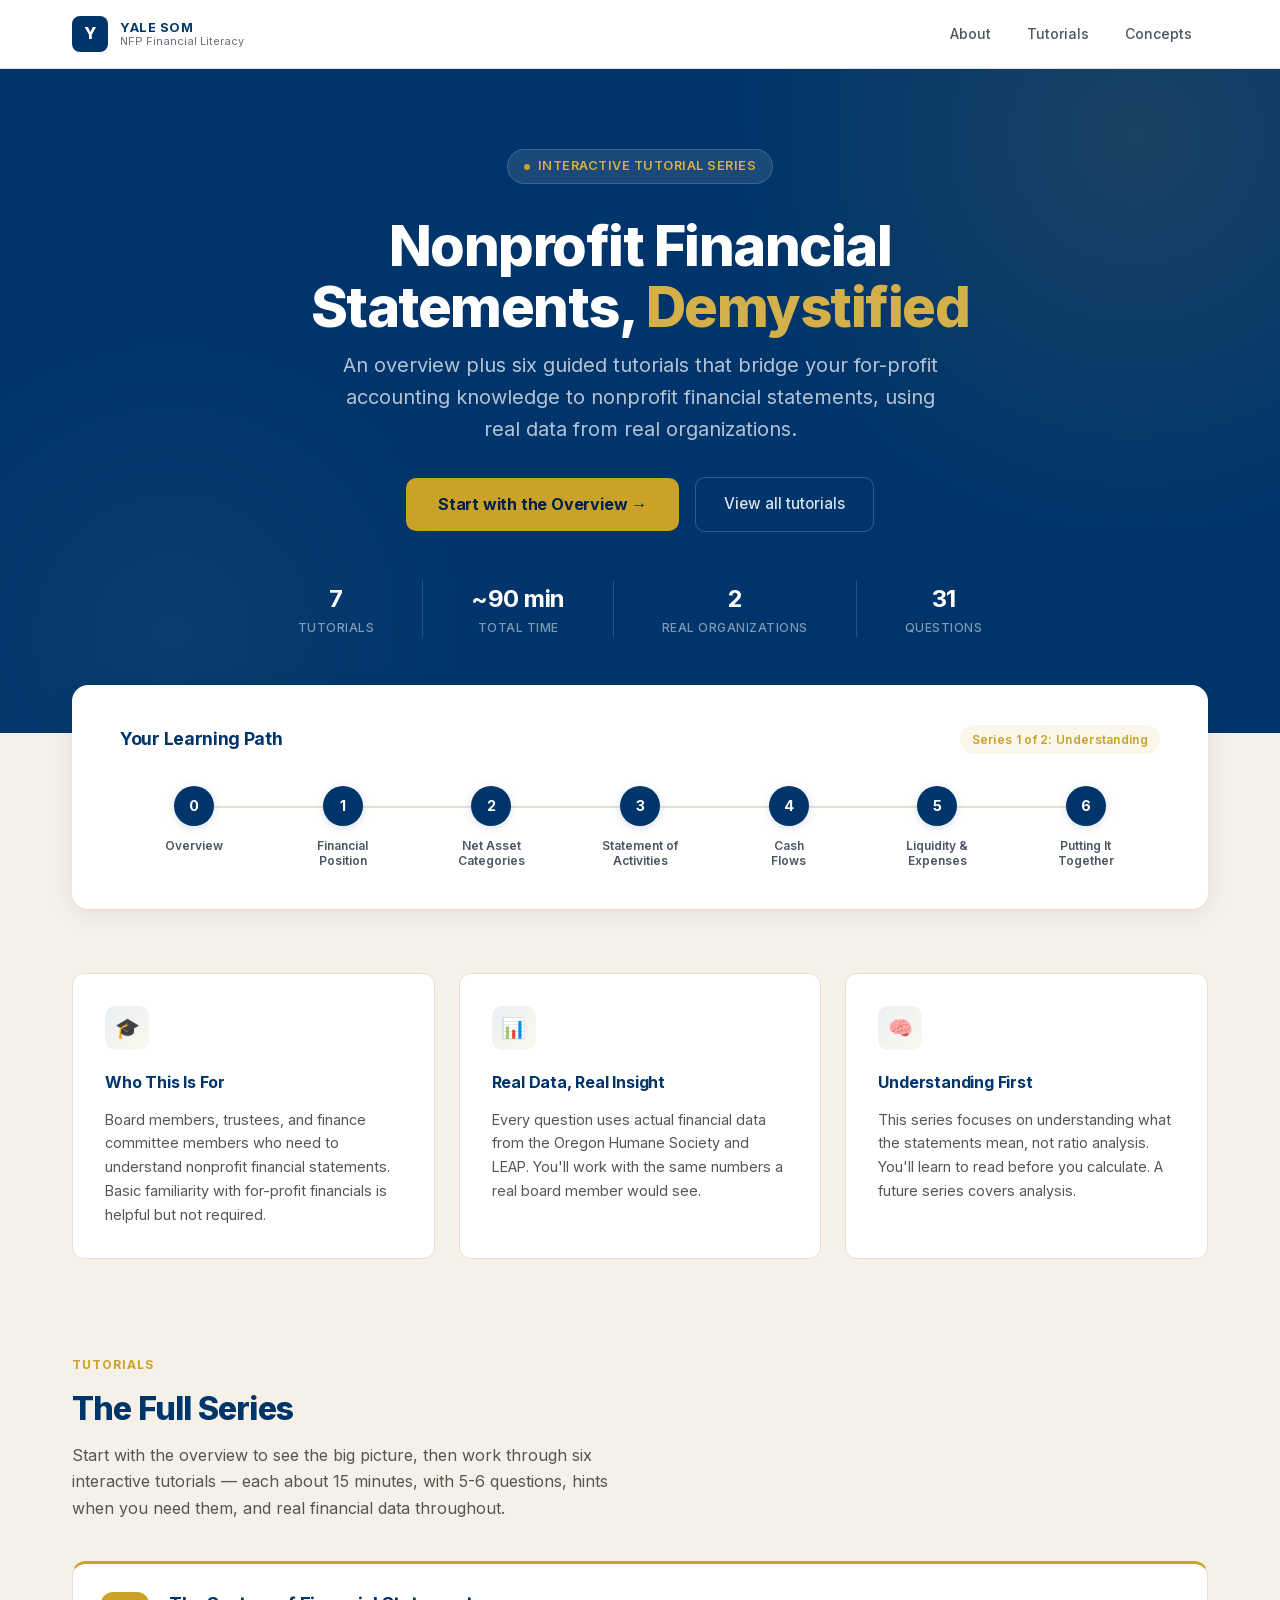
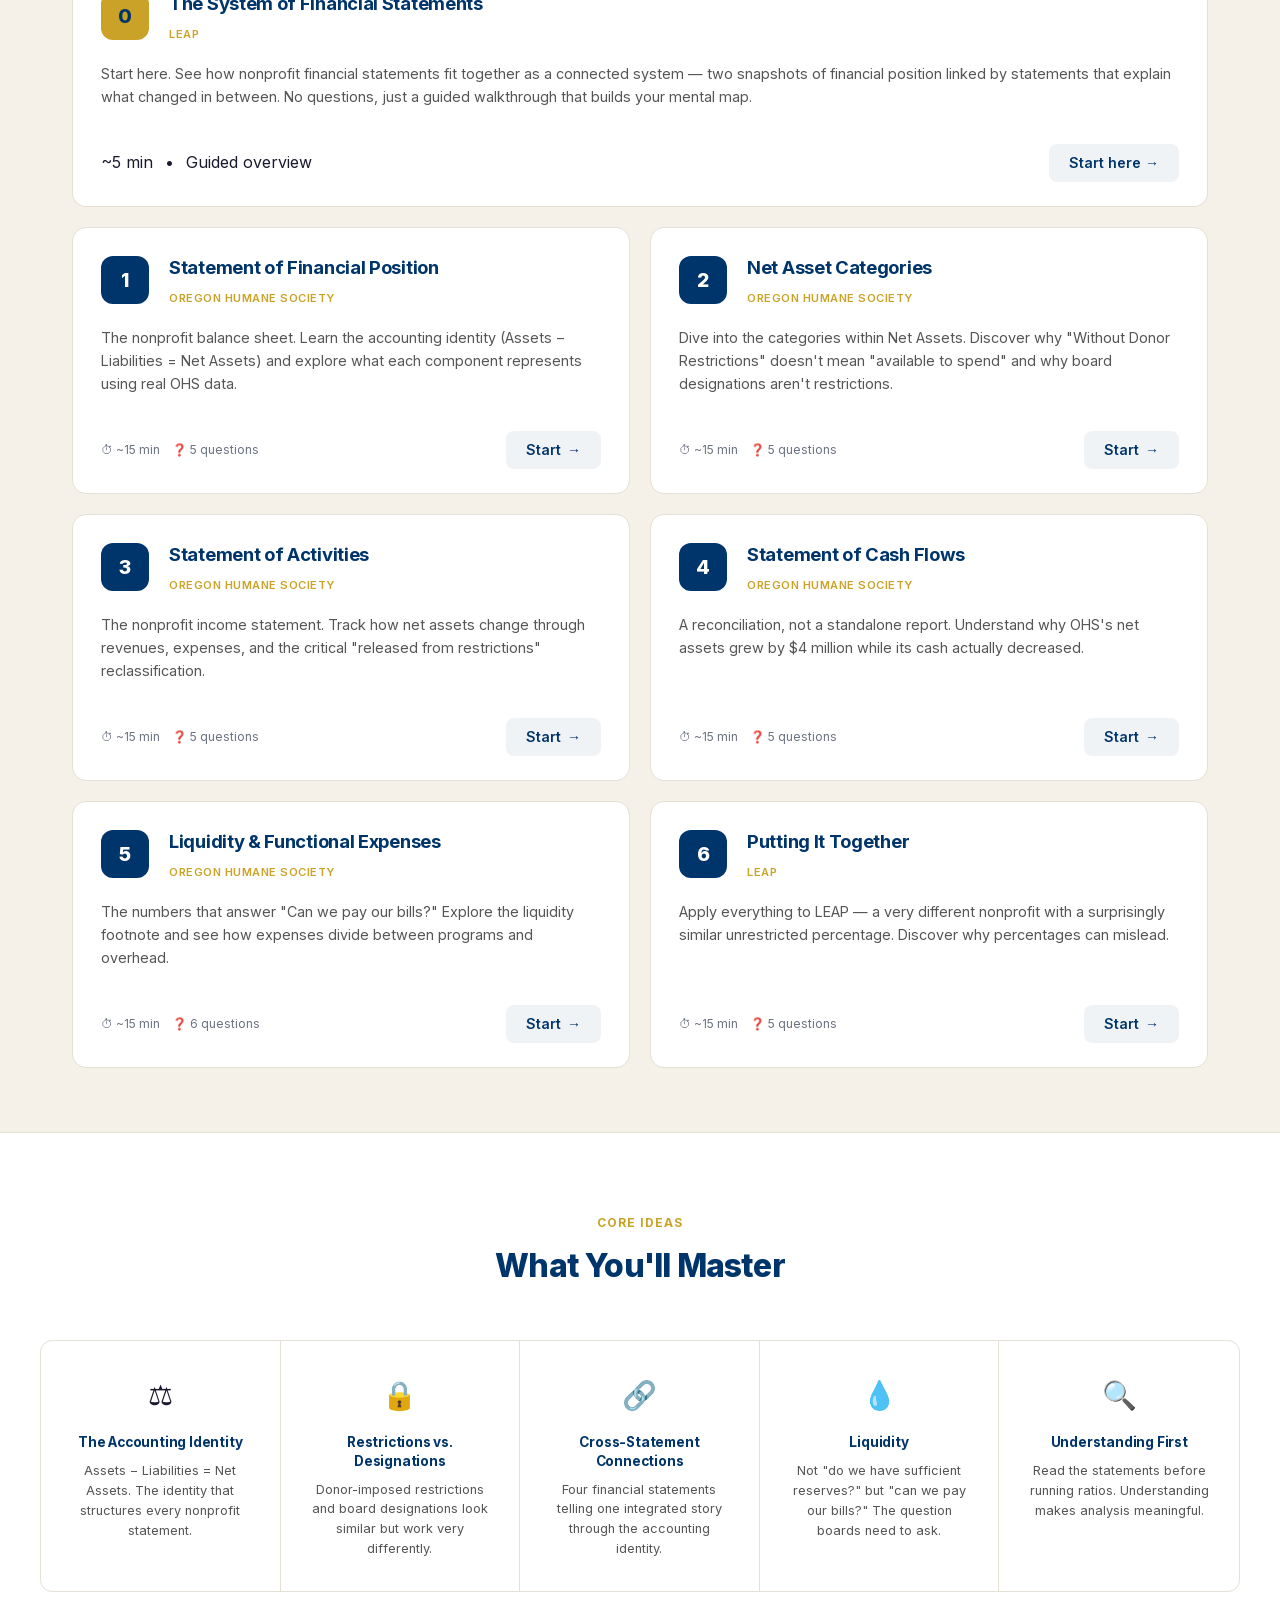
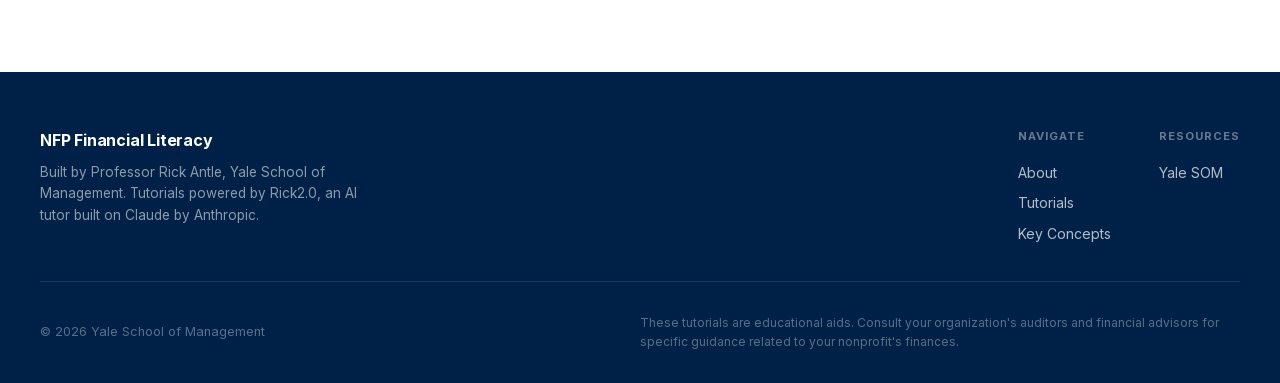
<file: index.html>
<!DOCTYPE html>
<html lang="en">
<head>
    <meta charset="UTF-8">
    <meta name="viewport" content="width=device-width, initial-scale=1.0">
    <title>NFP Financial Literacy - Yale School of Management</title>
    <link href="lib/font-1.css" rel="stylesheet">

    <style>
        /* Reset */
        *, *::before, *::after { margin: 0; padding: 0; box-sizing: border-box; }
        html { scroll-behavior: smooth; }

        :root {
            --yale-blue: #00356b;
            --yale-blue-deep: #002147;
            --yale-gold: #c9a227;
            --yale-gold-light: #d4b04a;
            --sand: #f5f1e8;
            --sand-light: #faf8f3;
            --white: #ffffff;
            --gray-50: #f9fafb;
            --gray-100: #f0ede6;
            --gray-200: #e5e0d5;
            --gray-500: #6b7280;
            --gray-600: #4b5563;
            --gray-700: #374151;
            --dark-text: #1a1a2e;
            --light-text: #555555;
            --success-green: #059669;
        }

        body {
            font-family: 'Inter', -apple-system, BlinkMacSystemFont, 'Segoe UI', sans-serif;
            color: var(--dark-text);
            background-color: var(--sand);
            line-height: 1.6;
            -webkit-font-smoothing: antialiased;
        }

        /* ========== HEADER ========== */
        header {
            background: var(--white);
            border-bottom: 1px solid var(--gray-200);
            padding: 0;
            position: sticky;
            top: 0;
            z-index: 100;
            backdrop-filter: blur(12px);
            background: rgba(255,255,255,0.95);
        }

        .header-inner {
            max-width: 1200px;
            margin: 0 auto;
            padding: 1rem 2rem;
            display: flex;
            justify-content: space-between;
            align-items: center;
        }

        .logo-area {
            display: flex;
            align-items: center;
            gap: 0.75rem;
        }

        .logo-mark {
            width: 36px;
            height: 36px;
            background: var(--yale-blue);
            border-radius: 8px;
            display: flex;
            align-items: center;
            justify-content: center;
            color: var(--white);
            font-weight: 800;
            font-size: 1rem;
            letter-spacing: -0.5px;
        }

        .logo-text-group {
            display: flex;
            flex-direction: column;
            line-height: 1.2;
        }

        .logo-name {
            font-size: 0.8rem;
            font-weight: 700;
            color: var(--yale-blue);
            letter-spacing: 0.5px;
            text-transform: uppercase;
        }

        .logo-sub {
            font-size: 0.7rem;
            color: var(--gray-500);
            font-weight: 400;
        }

        .nav-links {
            display: flex;
            gap: 0.25rem;
            list-style: none;
        }

        .nav-links a {
            font-size: 0.875rem;
            font-weight: 500;
            color: var(--gray-600);
            text-decoration: none;
            padding: 0.5rem 1rem;
            border-radius: 6px;
            transition: all 0.2s;
        }

        .nav-links a:hover {
            color: var(--yale-blue);
            background: rgba(0, 53, 107, 0.05);
        }

        /* ========== HERO ========== */
        .hero {
            background: var(--yale-blue);
            position: relative;
            overflow: hidden;
            padding: 5rem 2rem 6rem;
        }

        .hero::before {
            content: '';
            position: absolute;
            top: -50%;
            right: -20%;
            width: 800px;
            height: 800px;
            background: radial-gradient(circle, rgba(201, 162, 39, 0.12) 0%, transparent 70%);
            pointer-events: none;
        }

        .hero::after {
            content: '';
            position: absolute;
            bottom: -30%;
            left: -10%;
            width: 600px;
            height: 600px;
            background: radial-gradient(circle, rgba(255,255,255,0.04) 0%, transparent 70%);
            pointer-events: none;
        }

        .hero-inner {
            max-width: 900px;
            margin: 0 auto;
            position: relative;
            z-index: 2;
            text-align: center;
        }

        .hero-eyebrow {
            display: inline-flex;
            align-items: center;
            gap: 0.5rem;
            background: rgba(255,255,255,0.1);
            border: 1px solid rgba(255,255,255,0.15);
            padding: 0.4rem 1rem;
            border-radius: 100px;
            font-size: 0.8rem;
            font-weight: 600;
            color: var(--yale-gold-light);
            letter-spacing: 0.5px;
            text-transform: uppercase;
            margin-bottom: 2rem;
            backdrop-filter: blur(4px);
        }

        .hero-eyebrow-dot {
            width: 6px;
            height: 6px;
            background: var(--yale-gold);
            border-radius: 50%;
            animation: pulse-dot 2s ease-in-out infinite;
        }

        @keyframes pulse-dot {
            0%, 100% { opacity: 1; transform: scale(1); }
            50% { opacity: 0.5; transform: scale(1.5); }
        }

        .hero h1 {
            font-size: 3.5rem;
            font-weight: 800;
            color: var(--white);
            line-height: 1.08;
            margin-bottom: 0.75rem;
            letter-spacing: -1.5px;
        }

        .hero h1 span {
            color: var(--yale-gold-light);
        }

        .hero-subtitle {
            font-size: 1.25rem;
            color: rgba(255,255,255,0.7);
            font-weight: 400;
            margin-bottom: 2rem;
            max-width: 600px;
            margin-left: auto;
            margin-right: auto;
            line-height: 1.6;
        }

        .hero-cta-group {
            display: flex;
            gap: 1rem;
            justify-content: center;
            align-items: center;
            flex-wrap: wrap;
            margin-bottom: 3rem;
        }

        .btn-primary {
            display: inline-flex;
            align-items: center;
            gap: 0.5rem;
            padding: 0.875rem 2rem;
            background: var(--yale-gold);
            color: var(--yale-blue-deep);
            border: none;
            border-radius: 10px;
            font-size: 1rem;
            font-weight: 700;
            cursor: pointer;
            transition: all 0.25s;
            text-decoration: none;
            font-family: inherit;
            letter-spacing: -0.2px;
        }

        .btn-primary:hover {
            background: var(--yale-gold-light);
            transform: translateY(-2px);
            box-shadow: 0 8px 24px rgba(201, 162, 39, 0.35);
        }

        .btn-ghost {
            display: inline-flex;
            align-items: center;
            gap: 0.5rem;
            padding: 0.875rem 1.75rem;
            background: transparent;
            color: rgba(255,255,255,0.85);
            border: 1px solid rgba(255,255,255,0.2);
            border-radius: 10px;
            font-size: 0.95rem;
            font-weight: 500;
            cursor: pointer;
            transition: all 0.25s;
            text-decoration: none;
            font-family: inherit;
        }

        .btn-ghost:hover {
            background: rgba(255,255,255,0.08);
            border-color: rgba(255,255,255,0.35);
            color: var(--white);
        }

        .hero-stats {
            display: flex;
            justify-content: center;
            gap: 3rem;
            flex-wrap: wrap;
        }

        .hero-stat {
            text-align: center;
        }

        .hero-stat-value {
            font-size: 1.5rem;
            font-weight: 700;
            color: var(--white);
            letter-spacing: -0.5px;
        }

        .hero-stat-label {
            font-size: 0.75rem;
            color: rgba(255,255,255,0.5);
            text-transform: uppercase;
            letter-spacing: 0.5px;
            font-weight: 500;
        }

        .hero-stat-divider {
            width: 1px;
            background: rgba(255,255,255,0.15);
            align-self: stretch;
        }

        /* ========== JOURNEY SECTION ========== */
        .journey-section {
            max-width: 1200px;
            margin: -3rem auto 0;
            padding: 0 2rem;
            position: relative;
            z-index: 10;
        }

        .journey-card {
            background: var(--white);
            border-radius: 16px;
            padding: 2.5rem 3rem;
            box-shadow: 0 4px 24px rgba(0,0,0,0.08), 0 1px 3px rgba(0,0,0,0.04);
        }

        .journey-header {
            display: flex;
            align-items: center;
            justify-content: space-between;
            margin-bottom: 2rem;
            flex-wrap: wrap;
            gap: 1rem;
        }

        .journey-header h2 {
            font-size: 1.1rem;
            font-weight: 700;
            color: var(--yale-blue);
            margin: 0;
            letter-spacing: -0.3px;
        }

        .journey-header-badge {
            font-size: 0.75rem;
            font-weight: 600;
            color: var(--yale-gold);
            background: rgba(201, 162, 39, 0.1);
            padding: 0.3rem 0.75rem;
            border-radius: 100px;
            letter-spacing: 0.3px;
        }

        .journey-steps {
            display: flex;
            align-items: flex-start;
            gap: 0;
            position: relative;
        }

        .journey-step {
            flex: 1;
            display: flex;
            flex-direction: column;
            align-items: center;
            position: relative;
            text-decoration: none;
            cursor: pointer;
        }

        .journey-step:hover .step-num {
            transform: scale(1.1);
            box-shadow: 0 4px 16px rgba(0, 53, 107, 0.25);
        }

        .journey-step:hover .step-title {
            color: var(--yale-blue);
        }

        .step-connector {
            position: absolute;
            top: 20px;
            left: calc(50% + 20px);
            right: calc(-50% + 20px);
            height: 2px;
            background: var(--gray-200);
            z-index: 0;
        }

        .step-connector-fill {
            height: 100%;
            background: linear-gradient(90deg, var(--yale-gold), var(--gray-200));
            width: 0%;
        }

        .journey-step:last-child .step-connector {
            display: none;
        }

        .step-num {
            width: 40px;
            height: 40px;
            border-radius: 50%;
            background: var(--yale-blue);
            color: var(--white);
            display: flex;
            align-items: center;
            justify-content: center;
            font-weight: 700;
            font-size: 0.9rem;
            margin-bottom: 0.75rem;
            position: relative;
            z-index: 2;
            transition: all 0.25s;
            box-shadow: 0 2px 8px rgba(0, 53, 107, 0.15);
        }

        .step-title {
            font-size: 0.75rem;
            font-weight: 600;
            color: var(--gray-600);
            text-align: center;
            line-height: 1.3;
            max-width: 100px;
            transition: color 0.2s;
        }

        /* ========== ABOUT SECTION ========== */
        .about-section {
            max-width: 1200px;
            margin: 4rem auto;
            padding: 0 2rem;
        }

        .about-grid {
            display: grid;
            grid-template-columns: 1fr 1fr 1fr;
            gap: 1.5rem;
        }

        .about-card {
            background: var(--white);
            border-radius: 12px;
            padding: 2rem;
            border: 1px solid var(--gray-200);
            transition: all 0.25s;
        }

        .about-card:hover {
            border-color: var(--yale-gold);
            box-shadow: 0 4px 16px rgba(0,0,0,0.06);
        }

        .about-icon {
            width: 44px;
            height: 44px;
            background: linear-gradient(135deg, rgba(0, 53, 107, 0.08), rgba(201, 162, 39, 0.08));
            border-radius: 10px;
            display: flex;
            align-items: center;
            justify-content: center;
            font-size: 1.25rem;
            margin-bottom: 1.25rem;
        }

        .about-card h3 {
            font-size: 1rem;
            font-weight: 700;
            color: var(--yale-blue);
            margin-bottom: 0.75rem;
            letter-spacing: -0.2px;
        }

        .about-card p {
            font-size: 0.9rem;
            color: var(--light-text);
            line-height: 1.65;
            margin: 0;
        }

        /* ========== TUTORIALS SECTION ========== */
        .tutorials-section {
            max-width: 1200px;
            margin: 0 auto;
            padding: 2rem 2rem 4rem;
        }

        .section-label {
            font-size: 0.75rem;
            font-weight: 700;
            color: var(--yale-gold);
            text-transform: uppercase;
            letter-spacing: 1px;
            margin-bottom: 0.5rem;
        }

        .section-title {
            font-size: 2rem;
            font-weight: 800;
            color: var(--yale-blue);
            margin-bottom: 0.5rem;
            letter-spacing: -0.8px;
        }

        .section-desc {
            font-size: 1rem;
            color: var(--light-text);
            max-width: 550px;
            margin-bottom: 2.5rem;
            line-height: 1.65;
        }

        .tutorials-grid {
            display: grid;
            grid-template-columns: repeat(2, 1fr);
            gap: 1.25rem;
        }

        .tutorial-card {
            background: var(--white);
            border-radius: 14px;
            padding: 0;
            overflow: hidden;
            border: 1px solid var(--gray-200);
            transition: all 0.3s;
            display: flex;
            flex-direction: column;
            text-decoration: none;
            position: relative;
        }

        .tutorial-card:hover {
            border-color: var(--yale-gold);
            box-shadow: 0 12px 32px rgba(0, 53, 107, 0.1);
            transform: translateY(-4px);
        }

        .tutorial-card-top {
            padding: 1.75rem 1.75rem 0;
            display: flex;
            gap: 1.25rem;
            align-items: flex-start;
        }

        .tutorial-num-badge {
            width: 48px;
            height: 48px;
            background: var(--yale-blue);
            border-radius: 12px;
            display: flex;
            align-items: center;
            justify-content: center;
            color: var(--white);
            font-weight: 800;
            font-size: 1.2rem;
            flex-shrink: 0;
            letter-spacing: -0.5px;
        }

        .tutorial-card-top-text h3 {
            font-size: 1.15rem;
            font-weight: 700;
            color: var(--yale-blue);
            margin-bottom: 0.25rem;
            letter-spacing: -0.3px;
            line-height: 1.3;
        }

        .tutorial-org-tag {
            font-size: 0.7rem;
            font-weight: 600;
            color: var(--yale-gold);
            text-transform: uppercase;
            letter-spacing: 0.5px;
        }

        .tutorial-card-body {
            padding: 1rem 1.75rem 1.25rem;
            flex-grow: 1;
        }

        .tutorial-card-body p {
            font-size: 0.9rem;
            color: var(--light-text);
            line-height: 1.6;
            margin: 0;
        }

        .tutorial-card-footer {
            padding: 1rem 1.75rem 1.5rem;
            display: flex;
            align-items: center;
            justify-content: space-between;
        }

        .tutorial-meta {
            display: flex;
            gap: 0.75rem;
            align-items: center;
        }

        .tutorial-meta-item {
            font-size: 0.75rem;
            color: var(--gray-500);
            display: flex;
            align-items: center;
            gap: 0.3rem;
        }

        .tutorial-start-link {
            font-size: 0.875rem;
            font-weight: 600;
            color: var(--yale-blue);
            text-decoration: none;
            display: inline-flex;
            align-items: center;
            gap: 0.35rem;
            padding: 0.5rem 1.25rem;
            border-radius: 8px;
            background: rgba(0, 53, 107, 0.06);
            transition: all 0.2s;
        }

        .tutorial-start-link:hover {
            background: var(--yale-blue);
            color: var(--white);
        }

        .tutorial-arrow {
            transition: transform 0.2s;
        }

        .tutorial-start-link:hover .tutorial-arrow {
            transform: translateX(3px);
        }

        /* ========== KEY CONCEPTS ========== */
        .concepts-section {
            background: var(--white);
            padding: 5rem 2rem;
            border-top: 1px solid var(--gray-200);
        }

        .concepts-inner {
            max-width: 1200px;
            margin: 0 auto;
        }

        .concepts-header {
            text-align: center;
            margin-bottom: 3rem;
        }

        .concepts-grid {
            display: grid;
            grid-template-columns: repeat(5, 1fr);
            gap: 0;
            border: 1px solid var(--gray-200);
            border-radius: 12px;
            overflow: hidden;
        }

        .concept-item {
            padding: 2rem 1.5rem;
            border-right: 1px solid var(--gray-200);
            text-align: center;
            transition: background 0.2s;
        }

        .concept-item:last-child {
            border-right: none;
        }

        .concept-item:hover {
            background: var(--sand-light);
        }

        .concept-icon {
            font-size: 1.75rem;
            margin-bottom: 1rem;
            display: block;
        }

        .concept-item h4 {
            font-size: 0.85rem;
            font-weight: 700;
            color: var(--yale-blue);
            margin-bottom: 0.6rem;
            letter-spacing: -0.2px;
            line-height: 1.35;
        }

        .concept-item p {
            font-size: 0.8rem;
            color: var(--light-text);
            line-height: 1.55;
            margin: 0;
        }

        /* ========== FOOTER ========== */
        footer {
            background: var(--yale-blue-deep);
            color: var(--white);
            padding: 3.5rem 2rem 2rem;
        }

        .footer-inner {
            max-width: 1200px;
            margin: 0 auto;
        }

        .footer-top {
            display: flex;
            justify-content: space-between;
            align-items: flex-start;
            padding-bottom: 2rem;
            border-bottom: 1px solid rgba(255,255,255,0.1);
            margin-bottom: 2rem;
            flex-wrap: wrap;
            gap: 2rem;
        }

        .footer-brand h4 {
            font-size: 1rem;
            font-weight: 700;
            color: var(--white);
            margin-bottom: 0.5rem;
            letter-spacing: -0.2px;
        }

        .footer-brand p {
            font-size: 0.85rem;
            color: rgba(255,255,255,0.55);
            line-height: 1.6;
            margin: 0;
            max-width: 350px;
        }

        .footer-links {
            display: flex;
            gap: 3rem;
        }

        .footer-link-group h5 {
            font-size: 0.7rem;
            font-weight: 700;
            text-transform: uppercase;
            letter-spacing: 1px;
            color: rgba(255,255,255,0.4);
            margin-bottom: 0.75rem;
        }

        .footer-link-group a {
            display: block;
            font-size: 0.875rem;
            color: rgba(255,255,255,0.7);
            text-decoration: none;
            padding: 0.25rem 0;
            transition: color 0.2s;
        }

        .footer-link-group a:hover {
            color: var(--yale-gold-light);
        }

        .footer-bottom {
            display: flex;
            justify-content: space-between;
            align-items: center;
            flex-wrap: wrap;
            gap: 1rem;
        }

        .footer-bottom-text {
            font-size: 0.8rem;
            color: rgba(255,255,255,0.35);
        }

        .footer-disclaimer {
            font-size: 0.75rem;
            color: rgba(255,255,255,0.35);
            max-width: 600px;
            line-height: 1.55;
        }

        /* ========== ACCESSIBILITY ========== */
        .skip-link {
            position: absolute;
            top: -40px;
            left: 0;
            background: var(--yale-blue);
            color: var(--white);
            padding: 0.5rem 1rem;
            text-decoration: none;
            border-radius: 0 0 8px 0;
            z-index: 200;
            font-size: 0.875rem;
        }

        .skip-link:focus { top: 0; }

        *:focus-visible {
            outline: 2px solid var(--yale-gold);
            outline-offset: 2px;
        }

        /* ========== RESPONSIVE ========== */
        @media (max-width: 1024px) {
            .tutorials-grid { grid-template-columns: 1fr; }
            .concepts-grid { grid-template-columns: repeat(3, 1fr); }
            .concept-item:nth-child(3) { border-right: none; }
            .concept-item:nth-child(4), .concept-item:nth-child(5) { border-top: 1px solid var(--gray-200); }
        }

        @media (max-width: 768px) {
            .hero { padding: 3.5rem 1.5rem 5rem; }
            .hero h1 { font-size: 2.25rem; letter-spacing: -1px; }
            .hero-subtitle { font-size: 1.05rem; }
            .hero-stats { gap: 1.5rem; }
            .hero-stat-value { font-size: 1.25rem; }

            .header-inner { padding: 0.75rem 1.5rem; }
            .nav-links { display: none; }

            .journey-card { padding: 1.5rem; }
            .journey-steps { flex-direction: column; gap: 1rem; align-items: stretch; }
            .journey-step { flex-direction: row; gap: 0.75rem; align-items: center; }
            .step-connector { display: none; }
            .step-title { text-align: left; max-width: none; }

            .about-grid { grid-template-columns: 1fr; gap: 1rem; }

            .tutorials-section { padding: 1.5rem 1.5rem 3rem; }

            .concepts-grid {
                grid-template-columns: 1fr;
                border: none;
                border-radius: 0;
                gap: 1rem;
            }
            .concept-item {
                border-right: none;
                border: 1px solid var(--gray-200);
                border-radius: 10px;
                text-align: left;
            }
            .concept-item:hover { background: var(--sand-light); }

            .footer-top { flex-direction: column; }
            .footer-links { flex-direction: column; gap: 1.5rem; }
            .footer-bottom { flex-direction: column; text-align: center; }
        }

        @media (max-width: 480px) {
            .hero h1 { font-size: 1.85rem; }
            .hero-cta-group { flex-direction: column; }
            .btn-primary, .btn-ghost { width: 100%; justify-content: center; }
            .tutorial-card-top { flex-direction: column; gap: 0.75rem; }
        }

        /* ========== PRINT ========== */
        @media print {
            header, footer, .journey-section, .hero-cta-group, .tutorial-start-link { display: none; }
            .hero { background: white; color: black; padding: 2rem 0; }
            .hero h1, .hero-subtitle, .hero-stat-value { color: black; }
            .hero-stat-label { color: #666; }
            body { background: white; }
            .tutorial-card { break-inside: avoid; box-shadow: none; border: 1px solid #ddd; }
        }

        /* ========== ANIMATIONS ========== */
        .fade-up {
            opacity: 0;
            transform: translateY(24px);
            transition: opacity 0.6s ease, transform 0.6s ease;
        }

        .fade-up.visible {
            opacity: 1;
            transform: translateY(0);
        }

        .stagger-1 { transition-delay: 0.05s; }
        .stagger-2 { transition-delay: 0.1s; }
        .stagger-3 { transition-delay: 0.15s; }
        .stagger-4 { transition-delay: 0.2s; }
        .stagger-5 { transition-delay: 0.25s; }
        .stagger-6 { transition-delay: 0.3s; }
    </style>
</head>
<body>
    <a href="#main" class="skip-link">Skip to main content</a>

    <!-- Header -->
    <header>
        <div class="header-inner">
            <div class="logo-area">
                <div class="logo-mark">Y</div>
                <div class="logo-text-group">
                    <span class="logo-name">Yale SOM</span>
                    <span class="logo-sub">NFP Financial Literacy</span>
                </div>
            </div>
            <nav>
                <ul class="nav-links">
                    <li><a href="#about">About</a></li>
                    <li><a href="#tutorials">Tutorials</a></li>
                    <li><a href="#concepts">Concepts</a></li>
                </ul>
            </nav>
        </div>
    </header>

    <main id="main">

        <!-- Hero -->
        <section class="hero">
            <div class="hero-inner">
                <div class="hero-eyebrow">
                    <span class="hero-eyebrow-dot"></span>
                    Interactive Tutorial Series
                </div>
                <h1>Nonprofit Financial<br>Statements, <span>Demystified</span></h1>
                <p class="hero-subtitle">
                    An overview plus six guided tutorials that bridge your for-profit accounting knowledge to nonprofit financial statements, using real data from real organizations.
                </p>

                <div class="hero-cta-group">
                    <a href="NFP-Tutorial-0-Overview.html" class="btn-primary">
                        Start with the Overview &rarr;
                    </a>
                    <a href="#tutorials" class="btn-ghost">
                        View all tutorials
                    </a>
                </div>

                <div class="hero-stats">
                    <div class="hero-stat">
                        <div class="hero-stat-value">7</div>
                        <div class="hero-stat-label">Tutorials</div>
                    </div>
                    <div class="hero-stat-divider"></div>
                    <div class="hero-stat">
                        <div class="hero-stat-value">~90 min</div>
                        <div class="hero-stat-label">Total Time</div>
                    </div>
                    <div class="hero-stat-divider"></div>
                    <div class="hero-stat">
                        <div class="hero-stat-value">2</div>
                        <div class="hero-stat-label">Real Organizations</div>
                    </div>
                    <div class="hero-stat-divider"></div>
                    <div class="hero-stat">
                        <div class="hero-stat-value">31</div>
                        <div class="hero-stat-label">Questions</div>
                    </div>
                </div>
            </div>
        </section>

        <!-- Journey Progress -->
        <section class="journey-section" id="journey">
            <div class="journey-card">
                <div class="journey-header">
                    <h2>Your Learning Path</h2>
                    <span class="journey-header-badge">Series 1 of 2: Understanding</span>
                </div>
                <div class="journey-steps">
                    <a href="NFP-Tutorial-0-Overview.html" class="journey-step">
                        <div class="step-connector"><div class="step-connector-fill"></div></div>
                        <div class="step-num">0</div>
                        <div class="step-title">Overview</div>
                    </a>
                    <a href="NFP-Tutorial-1-Financial-Position.html" class="journey-step">
                        <div class="step-connector"><div class="step-connector-fill"></div></div>
                        <div class="step-num">1</div>
                        <div class="step-title">Financial<br>Position</div>
                    </a>
                    <a href="NFP-Tutorial-2-Net-Asset-Categories.html" class="journey-step">
                        <div class="step-connector"><div class="step-connector-fill"></div></div>
                        <div class="step-num">2</div>
                        <div class="step-title">Net Asset<br>Categories</div>
                    </a>
                    <a href="NFP-Tutorial-3-Statement-of-Activities.html" class="journey-step">
                        <div class="step-connector"><div class="step-connector-fill"></div></div>
                        <div class="step-num">3</div>
                        <div class="step-title">Statement of<br>Activities</div>
                    </a>
                    <a href="NFP-Tutorial-4-Cash-Flows.html" class="journey-step">
                        <div class="step-connector"><div class="step-connector-fill"></div></div>
                        <div class="step-num">4</div>
                        <div class="step-title">Cash<br>Flows</div>
                    </a>
                    <a href="NFP-Tutorial-5-Liquidity-and-Expenses.html" class="journey-step">
                        <div class="step-connector"><div class="step-connector-fill"></div></div>
                        <div class="step-num">5</div>
                        <div class="step-title">Liquidity &<br>Expenses</div>
                    </a>
                    <a href="NFP-Tutorial-6-Putting-It-Together.html" class="journey-step">
                        <div class="step-num">6</div>
                        <div class="step-title">Putting It<br>Together</div>
                    </a>
                </div>
            </div>
        </section>

        <!-- About -->
        <section id="about" class="about-section">
            <div class="about-grid">
                <div class="about-card fade-up stagger-1">
                    <div class="about-icon">&#x1F393;</div>
                    <h3>Who This Is For</h3>
                    <p>Board members, trustees, and finance committee members who need to understand nonprofit financial statements. Basic familiarity with for-profit financials is helpful but not required.</p>
                </div>
                <div class="about-card fade-up stagger-2">
                    <div class="about-icon">&#x1F4CA;</div>
                    <h3>Real Data, Real Insight</h3>
                    <p>Every question uses actual financial data from the Oregon Humane Society and LEAP. You'll work with the same numbers a real board member would see.</p>
                </div>
                <div class="about-card fade-up stagger-3">
                    <div class="about-icon">&#x1F9E0;</div>
                    <h3>Understanding First</h3>
                    <p>This series focuses on understanding what the statements mean, not ratio analysis. You'll learn to read before you calculate. A future series covers analysis.</p>
                </div>
            </div>
        </section>

        <!-- Tutorials -->
        <section id="tutorials" class="tutorials-section">
            <div class="section-label">Tutorials</div>
            <h2 class="section-title">The Full Series</h2>
            <p class="section-desc">Start with the overview to see the big picture, then work through six interactive tutorials — each about 15 minutes, with 5-6 questions, hints when you need them, and real financial data throughout.</p>

            <div class="tutorials-grid">
                <!-- Tutorial 0: Overview -->
                <div class="tutorial-card fade-up stagger-1" style="grid-column: 1 / -1; border-top: 3px solid var(--yale-gold);">
                    <div class="tutorial-card-top">
                        <div class="tutorial-num-badge" style="background: var(--yale-gold); color: var(--yale-blue);">0</div>
                        <div class="tutorial-card-top-text">
                            <h3>The System of Financial Statements</h3>
                            <span class="tutorial-org-tag">LEAP</span>
                        </div>
                    </div>
                    <div class="tutorial-card-body">
                        <p>Start here. See how nonprofit financial statements fit together as a connected system — two snapshots of financial position linked by statements that explain what changed in between. No questions, just a guided walkthrough that builds your mental map.</p>
                    </div>
                    <div class="tutorial-card-footer">
                        <div class="tutorial-meta">
                            <span>~5 min</span>
                            <span>&bull;</span>
                            <span>Guided overview</span>
                        </div>
                        <a href="NFP-Tutorial-0-Overview.html" class="tutorial-start-link">
                            Start here &rarr;
                        </a>
                    </div>
                </div>

                <!-- Tutorial 1 -->
                <div class="tutorial-card fade-up stagger-2">
                    <div class="tutorial-card-top">
                        <div class="tutorial-num-badge">1</div>
                        <div class="tutorial-card-top-text">
                            <h3>Statement of Financial Position</h3>
                            <span class="tutorial-org-tag">Oregon Humane Society</span>
                        </div>
                    </div>
                    <div class="tutorial-card-body">
                        <p>The nonprofit balance sheet. Learn the accounting identity (Assets &minus; Liabilities = Net Assets) and explore what each component represents using real OHS data.</p>
                    </div>
                    <div class="tutorial-card-footer">
                        <div class="tutorial-meta">
                            <span class="tutorial-meta-item">&#x23F1; ~15 min</span>
                            <span class="tutorial-meta-item">&#x2753; 5 questions</span>
                        </div>
                        <a href="NFP-Tutorial-1-Financial-Position.html" class="tutorial-start-link">
                            Start <span class="tutorial-arrow">&rarr;</span>
                        </a>
                    </div>
                </div>

                <!-- Tutorial 2 -->
                <div class="tutorial-card fade-up stagger-2">
                    <div class="tutorial-card-top">
                        <div class="tutorial-num-badge">2</div>
                        <div class="tutorial-card-top-text">
                            <h3>Net Asset Categories</h3>
                            <span class="tutorial-org-tag">Oregon Humane Society</span>
                        </div>
                    </div>
                    <div class="tutorial-card-body">
                        <p>Dive into the categories within Net Assets. Discover why "Without Donor Restrictions" doesn't mean "available to spend" and why board designations aren't restrictions.</p>
                    </div>
                    <div class="tutorial-card-footer">
                        <div class="tutorial-meta">
                            <span class="tutorial-meta-item">&#x23F1; ~15 min</span>
                            <span class="tutorial-meta-item">&#x2753; 5 questions</span>
                        </div>
                        <a href="NFP-Tutorial-2-Net-Asset-Categories.html" class="tutorial-start-link">
                            Start <span class="tutorial-arrow">&rarr;</span>
                        </a>
                    </div>
                </div>

                <!-- Tutorial 3 -->
                <div class="tutorial-card fade-up stagger-3">
                    <div class="tutorial-card-top">
                        <div class="tutorial-num-badge">3</div>
                        <div class="tutorial-card-top-text">
                            <h3>Statement of Activities</h3>
                            <span class="tutorial-org-tag">Oregon Humane Society</span>
                        </div>
                    </div>
                    <div class="tutorial-card-body">
                        <p>The nonprofit income statement. Track how net assets change through revenues, expenses, and the critical "released from restrictions" reclassification.</p>
                    </div>
                    <div class="tutorial-card-footer">
                        <div class="tutorial-meta">
                            <span class="tutorial-meta-item">&#x23F1; ~15 min</span>
                            <span class="tutorial-meta-item">&#x2753; 5 questions</span>
                        </div>
                        <a href="NFP-Tutorial-3-Statement-of-Activities.html" class="tutorial-start-link">
                            Start <span class="tutorial-arrow">&rarr;</span>
                        </a>
                    </div>
                </div>

                <!-- Tutorial 4 -->
                <div class="tutorial-card fade-up stagger-4">
                    <div class="tutorial-card-top">
                        <div class="tutorial-num-badge">4</div>
                        <div class="tutorial-card-top-text">
                            <h3>Statement of Cash Flows</h3>
                            <span class="tutorial-org-tag">Oregon Humane Society</span>
                        </div>
                    </div>
                    <div class="tutorial-card-body">
                        <p>A reconciliation, not a standalone report. Understand why OHS's net assets grew by $4 million while its cash actually decreased.</p>
                    </div>
                    <div class="tutorial-card-footer">
                        <div class="tutorial-meta">
                            <span class="tutorial-meta-item">&#x23F1; ~15 min</span>
                            <span class="tutorial-meta-item">&#x2753; 5 questions</span>
                        </div>
                        <a href="NFP-Tutorial-4-Cash-Flows.html" class="tutorial-start-link">
                            Start <span class="tutorial-arrow">&rarr;</span>
                        </a>
                    </div>
                </div>

                <!-- Tutorial 5 -->
                <div class="tutorial-card fade-up stagger-5">
                    <div class="tutorial-card-top">
                        <div class="tutorial-num-badge">5</div>
                        <div class="tutorial-card-top-text">
                            <h3>Liquidity & Functional Expenses</h3>
                            <span class="tutorial-org-tag">Oregon Humane Society</span>
                        </div>
                    </div>
                    <div class="tutorial-card-body">
                        <p>The numbers that answer "Can we pay our bills?" Explore the liquidity footnote and see how expenses divide between programs and overhead.</p>
                    </div>
                    <div class="tutorial-card-footer">
                        <div class="tutorial-meta">
                            <span class="tutorial-meta-item">&#x23F1; ~15 min</span>
                            <span class="tutorial-meta-item">&#x2753; 6 questions</span>
                        </div>
                        <a href="NFP-Tutorial-5-Liquidity-and-Expenses.html" class="tutorial-start-link">
                            Start <span class="tutorial-arrow">&rarr;</span>
                        </a>
                    </div>
                </div>

                <!-- Tutorial 6 -->
                <div class="tutorial-card fade-up stagger-6">
                    <div class="tutorial-card-top">
                        <div class="tutorial-num-badge">6</div>
                        <div class="tutorial-card-top-text">
                            <h3>Putting It Together</h3>
                            <span class="tutorial-org-tag">LEAP</span>
                        </div>
                    </div>
                    <div class="tutorial-card-body">
                        <p>Apply everything to LEAP &mdash; a very different nonprofit with a surprisingly similar unrestricted percentage. Discover why percentages can mislead.</p>
                    </div>
                    <div class="tutorial-card-footer">
                        <div class="tutorial-meta">
                            <span class="tutorial-meta-item">&#x23F1; ~15 min</span>
                            <span class="tutorial-meta-item">&#x2753; 5 questions</span>
                        </div>
                        <a href="NFP-Tutorial-6-Putting-It-Together.html" class="tutorial-start-link">
                            Start <span class="tutorial-arrow">&rarr;</span>
                        </a>
                    </div>
                </div>
            </div>
        </section>

        <!-- Key Concepts -->
        <section id="concepts" class="concepts-section">
            <div class="concepts-inner">
                <div class="concepts-header">
                    <div class="section-label" style="text-align:center;">Core Ideas</div>
                    <h2 class="section-title" style="text-align:center;">What You'll Master</h2>
                </div>

                <div class="concepts-grid">
                    <div class="concept-item fade-up stagger-1">
                        <span class="concept-icon">&#x2696;</span>
                        <h4>The Accounting Identity</h4>
                        <p>Assets &minus; Liabilities = Net Assets. The identity that structures every nonprofit statement.</p>
                    </div>
                    <div class="concept-item fade-up stagger-2">
                        <span class="concept-icon">&#x1F512;</span>
                        <h4>Restrictions vs. Designations</h4>
                        <p>Donor-imposed restrictions and board designations look similar but work very differently.</p>
                    </div>
                    <div class="concept-item fade-up stagger-3">
                        <span class="concept-icon">&#x1F517;</span>
                        <h4>Cross-Statement Connections</h4>
                        <p>Four financial statements telling one integrated story through the accounting identity.</p>
                    </div>
                    <div class="concept-item fade-up stagger-4">
                        <span class="concept-icon">&#x1F4A7;</span>
                        <h4>Liquidity</h4>
                        <p>Not "do we have sufficient reserves?" but "can we pay our bills?" The question boards need to ask.</p>
                    </div>
                    <div class="concept-item fade-up stagger-5">
                        <span class="concept-icon">&#x1F50D;</span>
                        <h4>Understanding First</h4>
                        <p>Read the statements before running ratios. Understanding makes analysis meaningful.</p>
                    </div>
                </div>
            </div>
        </section>

    </main>

    <!-- Footer -->
    <footer>
        <div class="footer-inner">
            <div class="footer-top">
                <div class="footer-brand">
                    <h4>NFP Financial Literacy</h4>
                    <p>Built by Professor Rick Antle, Yale School of Management. Tutorials powered by Rick2.0, an AI tutor built on Claude by Anthropic.</p>
                </div>
                <div class="footer-links">
                    <div class="footer-link-group">
                        <h5>Navigate</h5>
                        <a href="#about">About</a>
                        <a href="#tutorials">Tutorials</a>
                        <a href="#concepts">Key Concepts</a>
                    </div>
                    <div class="footer-link-group">
                        <h5>Resources</h5>
                        <a href="https://som.yale.edu" target="_blank" rel="noopener">Yale SOM</a>
                    </div>
                </div>
            </div>

            <div class="footer-bottom">
                <span class="footer-bottom-text">&copy; 2026 Yale School of Management</span>
                <p class="footer-disclaimer">
                    These tutorials are educational aids. Consult your organization's auditors and financial advisors for specific guidance related to your nonprofit's finances.
                </p>
            </div>
        </div>
    </footer>

    <script>
        // Smooth scrolling
        document.querySelectorAll('a[href^="#"]').forEach(anchor => {
            anchor.addEventListener('click', function(e) {
                const href = this.getAttribute('href');
                if (href !== '#' && document.querySelector(href)) {
                    e.preventDefault();
                    document.querySelector(href).scrollIntoView({ behavior: 'smooth' });
                }
            });
        });

        // Intersection Observer for fade-up animations
        const observer = new IntersectionObserver(
            (entries) => {
                entries.forEach(entry => {
                    if (entry.isIntersecting) {
                        entry.target.classList.add('visible');
                    }
                });
            },
            { threshold: 0.1, rootMargin: '0px 0px -60px 0px' }
        );

        document.querySelectorAll('.fade-up').forEach(el => observer.observe(el));
    </script>
</body>
</html>
</file>
<file: lib/font-1.css>
/* cyrillic-ext */
@font-face {
  font-family: 'Inter';
  font-style: normal;
  font-weight: 300;
  font-display: swap;
  src: url(fonts/UcC73FwrK3iLTeHuS_nVMrMxCp50SjIa2JL7W0Q5n-wU.woff2) format('woff2');
  unicode-range: U+0460-052F, U+1C80-1C8A, U+20B4, U+2DE0-2DFF, U+A640-A69F, U+FE2E-FE2F;
}
/* cyrillic */
@font-face {
  font-family: 'Inter';
  font-style: normal;
  font-weight: 300;
  font-display: swap;
  src: url(fonts/UcC73FwrK3iLTeHuS_nVMrMxCp50SjIa0ZL7W0Q5n-wU.woff2) format('woff2');
  unicode-range: U+0301, U+0400-045F, U+0490-0491, U+04B0-04B1, U+2116;
}
/* greek-ext */
@font-face {
  font-family: 'Inter';
  font-style: normal;
  font-weight: 300;
  font-display: swap;
  src: url(fonts/UcC73FwrK3iLTeHuS_nVMrMxCp50SjIa2ZL7W0Q5n-wU.woff2) format('woff2');
  unicode-range: U+1F00-1FFF;
}
/* greek */
@font-face {
  font-family: 'Inter';
  font-style: normal;
  font-weight: 300;
  font-display: swap;
  src: url(fonts/UcC73FwrK3iLTeHuS_nVMrMxCp50SjIa1pL7W0Q5n-wU.woff2) format('woff2');
  unicode-range: U+0370-0377, U+037A-037F, U+0384-038A, U+038C, U+038E-03A1, U+03A3-03FF;
}
/* vietnamese */
@font-face {
  font-family: 'Inter';
  font-style: normal;
  font-weight: 300;
  font-display: swap;
  src: url(fonts/UcC73FwrK3iLTeHuS_nVMrMxCp50SjIa2pL7W0Q5n-wU.woff2) format('woff2');
  unicode-range: U+0102-0103, U+0110-0111, U+0128-0129, U+0168-0169, U+01A0-01A1, U+01AF-01B0, U+0300-0301, U+0303-0304, U+0308-0309, U+0323, U+0329, U+1EA0-1EF9, U+20AB;
}
/* latin-ext */
@font-face {
  font-family: 'Inter';
  font-style: normal;
  font-weight: 300;
  font-display: swap;
  src: url(fonts/UcC73FwrK3iLTeHuS_nVMrMxCp50SjIa25L7W0Q5n-wU.woff2) format('woff2');
  unicode-range: U+0100-02BA, U+02BD-02C5, U+02C7-02CC, U+02CE-02D7, U+02DD-02FF, U+0304, U+0308, U+0329, U+1D00-1DBF, U+1E00-1E9F, U+1EF2-1EFF, U+2020, U+20A0-20AB, U+20AD-20C0, U+2113, U+2C60-2C7F, U+A720-A7FF;
}
/* latin */
@font-face {
  font-family: 'Inter';
  font-style: normal;
  font-weight: 300;
  font-display: swap;
  src: url(fonts/UcC73FwrK3iLTeHuS_nVMrMxCp50SjIa1ZL7W0Q5nw.woff2) format('woff2');
  unicode-range: U+0000-00FF, U+0131, U+0152-0153, U+02BB-02BC, U+02C6, U+02DA, U+02DC, U+0304, U+0308, U+0329, U+2000-206F, U+20AC, U+2122, U+2191, U+2193, U+2212, U+2215, U+FEFF, U+FFFD;
}
/* cyrillic-ext */
@font-face {
  font-family: 'Inter';
  font-style: normal;
  font-weight: 400;
  font-display: swap;
  src: url(fonts/UcC73FwrK3iLTeHuS_nVMrMxCp50SjIa2JL7W0Q5n-wU.woff2) format('woff2');
  unicode-range: U+0460-052F, U+1C80-1C8A, U+20B4, U+2DE0-2DFF, U+A640-A69F, U+FE2E-FE2F;
}
/* cyrillic */
@font-face {
  font-family: 'Inter';
  font-style: normal;
  font-weight: 400;
  font-display: swap;
  src: url(fonts/UcC73FwrK3iLTeHuS_nVMrMxCp50SjIa0ZL7W0Q5n-wU.woff2) format('woff2');
  unicode-range: U+0301, U+0400-045F, U+0490-0491, U+04B0-04B1, U+2116;
}
/* greek-ext */
@font-face {
  font-family: 'Inter';
  font-style: normal;
  font-weight: 400;
  font-display: swap;
  src: url(fonts/UcC73FwrK3iLTeHuS_nVMrMxCp50SjIa2ZL7W0Q5n-wU.woff2) format('woff2');
  unicode-range: U+1F00-1FFF;
}
/* greek */
@font-face {
  font-family: 'Inter';
  font-style: normal;
  font-weight: 400;
  font-display: swap;
  src: url(fonts/UcC73FwrK3iLTeHuS_nVMrMxCp50SjIa1pL7W0Q5n-wU.woff2) format('woff2');
  unicode-range: U+0370-0377, U+037A-037F, U+0384-038A, U+038C, U+038E-03A1, U+03A3-03FF;
}
/* vietnamese */
@font-face {
  font-family: 'Inter';
  font-style: normal;
  font-weight: 400;
  font-display: swap;
  src: url(fonts/UcC73FwrK3iLTeHuS_nVMrMxCp50SjIa2pL7W0Q5n-wU.woff2) format('woff2');
  unicode-range: U+0102-0103, U+0110-0111, U+0128-0129, U+0168-0169, U+01A0-01A1, U+01AF-01B0, U+0300-0301, U+0303-0304, U+0308-0309, U+0323, U+0329, U+1EA0-1EF9, U+20AB;
}
/* latin-ext */
@font-face {
  font-family: 'Inter';
  font-style: normal;
  font-weight: 400;
  font-display: swap;
  src: url(fonts/UcC73FwrK3iLTeHuS_nVMrMxCp50SjIa25L7W0Q5n-wU.woff2) format('woff2');
  unicode-range: U+0100-02BA, U+02BD-02C5, U+02C7-02CC, U+02CE-02D7, U+02DD-02FF, U+0304, U+0308, U+0329, U+1D00-1DBF, U+1E00-1E9F, U+1EF2-1EFF, U+2020, U+20A0-20AB, U+20AD-20C0, U+2113, U+2C60-2C7F, U+A720-A7FF;
}
/* latin */
@font-face {
  font-family: 'Inter';
  font-style: normal;
  font-weight: 400;
  font-display: swap;
  src: url(fonts/UcC73FwrK3iLTeHuS_nVMrMxCp50SjIa1ZL7W0Q5nw.woff2) format('woff2');
  unicode-range: U+0000-00FF, U+0131, U+0152-0153, U+02BB-02BC, U+02C6, U+02DA, U+02DC, U+0304, U+0308, U+0329, U+2000-206F, U+20AC, U+2122, U+2191, U+2193, U+2212, U+2215, U+FEFF, U+FFFD;
}
/* cyrillic-ext */
@font-face {
  font-family: 'Inter';
  font-style: normal;
  font-weight: 500;
  font-display: swap;
  src: url(fonts/UcC73FwrK3iLTeHuS_nVMrMxCp50SjIa2JL7W0Q5n-wU.woff2) format('woff2');
  unicode-range: U+0460-052F, U+1C80-1C8A, U+20B4, U+2DE0-2DFF, U+A640-A69F, U+FE2E-FE2F;
}
/* cyrillic */
@font-face {
  font-family: 'Inter';
  font-style: normal;
  font-weight: 500;
  font-display: swap;
  src: url(fonts/UcC73FwrK3iLTeHuS_nVMrMxCp50SjIa0ZL7W0Q5n-wU.woff2) format('woff2');
  unicode-range: U+0301, U+0400-045F, U+0490-0491, U+04B0-04B1, U+2116;
}
/* greek-ext */
@font-face {
  font-family: 'Inter';
  font-style: normal;
  font-weight: 500;
  font-display: swap;
  src: url(fonts/UcC73FwrK3iLTeHuS_nVMrMxCp50SjIa2ZL7W0Q5n-wU.woff2) format('woff2');
  unicode-range: U+1F00-1FFF;
}
/* greek */
@font-face {
  font-family: 'Inter';
  font-style: normal;
  font-weight: 500;
  font-display: swap;
  src: url(fonts/UcC73FwrK3iLTeHuS_nVMrMxCp50SjIa1pL7W0Q5n-wU.woff2) format('woff2');
  unicode-range: U+0370-0377, U+037A-037F, U+0384-038A, U+038C, U+038E-03A1, U+03A3-03FF;
}
/* vietnamese */
@font-face {
  font-family: 'Inter';
  font-style: normal;
  font-weight: 500;
  font-display: swap;
  src: url(fonts/UcC73FwrK3iLTeHuS_nVMrMxCp50SjIa2pL7W0Q5n-wU.woff2) format('woff2');
  unicode-range: U+0102-0103, U+0110-0111, U+0128-0129, U+0168-0169, U+01A0-01A1, U+01AF-01B0, U+0300-0301, U+0303-0304, U+0308-0309, U+0323, U+0329, U+1EA0-1EF9, U+20AB;
}
/* latin-ext */
@font-face {
  font-family: 'Inter';
  font-style: normal;
  font-weight: 500;
  font-display: swap;
  src: url(fonts/UcC73FwrK3iLTeHuS_nVMrMxCp50SjIa25L7W0Q5n-wU.woff2) format('woff2');
  unicode-range: U+0100-02BA, U+02BD-02C5, U+02C7-02CC, U+02CE-02D7, U+02DD-02FF, U+0304, U+0308, U+0329, U+1D00-1DBF, U+1E00-1E9F, U+1EF2-1EFF, U+2020, U+20A0-20AB, U+20AD-20C0, U+2113, U+2C60-2C7F, U+A720-A7FF;
}
/* latin */
@font-face {
  font-family: 'Inter';
  font-style: normal;
  font-weight: 500;
  font-display: swap;
  src: url(fonts/UcC73FwrK3iLTeHuS_nVMrMxCp50SjIa1ZL7W0Q5nw.woff2) format('woff2');
  unicode-range: U+0000-00FF, U+0131, U+0152-0153, U+02BB-02BC, U+02C6, U+02DA, U+02DC, U+0304, U+0308, U+0329, U+2000-206F, U+20AC, U+2122, U+2191, U+2193, U+2212, U+2215, U+FEFF, U+FFFD;
}
/* cyrillic-ext */
@font-face {
  font-family: 'Inter';
  font-style: normal;
  font-weight: 600;
  font-display: swap;
  src: url(fonts/UcC73FwrK3iLTeHuS_nVMrMxCp50SjIa2JL7W0Q5n-wU.woff2) format('woff2');
  unicode-range: U+0460-052F, U+1C80-1C8A, U+20B4, U+2DE0-2DFF, U+A640-A69F, U+FE2E-FE2F;
}
/* cyrillic */
@font-face {
  font-family: 'Inter';
  font-style: normal;
  font-weight: 600;
  font-display: swap;
  src: url(fonts/UcC73FwrK3iLTeHuS_nVMrMxCp50SjIa0ZL7W0Q5n-wU.woff2) format('woff2');
  unicode-range: U+0301, U+0400-045F, U+0490-0491, U+04B0-04B1, U+2116;
}
/* greek-ext */
@font-face {
  font-family: 'Inter';
  font-style: normal;
  font-weight: 600;
  font-display: swap;
  src: url(fonts/UcC73FwrK3iLTeHuS_nVMrMxCp50SjIa2ZL7W0Q5n-wU.woff2) format('woff2');
  unicode-range: U+1F00-1FFF;
}
/* greek */
@font-face {
  font-family: 'Inter';
  font-style: normal;
  font-weight: 600;
  font-display: swap;
  src: url(fonts/UcC73FwrK3iLTeHuS_nVMrMxCp50SjIa1pL7W0Q5n-wU.woff2) format('woff2');
  unicode-range: U+0370-0377, U+037A-037F, U+0384-038A, U+038C, U+038E-03A1, U+03A3-03FF;
}
/* vietnamese */
@font-face {
  font-family: 'Inter';
  font-style: normal;
  font-weight: 600;
  font-display: swap;
  src: url(fonts/UcC73FwrK3iLTeHuS_nVMrMxCp50SjIa2pL7W0Q5n-wU.woff2) format('woff2');
  unicode-range: U+0102-0103, U+0110-0111, U+0128-0129, U+0168-0169, U+01A0-01A1, U+01AF-01B0, U+0300-0301, U+0303-0304, U+0308-0309, U+0323, U+0329, U+1EA0-1EF9, U+20AB;
}
/* latin-ext */
@font-face {
  font-family: 'Inter';
  font-style: normal;
  font-weight: 600;
  font-display: swap;
  src: url(fonts/UcC73FwrK3iLTeHuS_nVMrMxCp50SjIa25L7W0Q5n-wU.woff2) format('woff2');
  unicode-range: U+0100-02BA, U+02BD-02C5, U+02C7-02CC, U+02CE-02D7, U+02DD-02FF, U+0304, U+0308, U+0329, U+1D00-1DBF, U+1E00-1E9F, U+1EF2-1EFF, U+2020, U+20A0-20AB, U+20AD-20C0, U+2113, U+2C60-2C7F, U+A720-A7FF;
}
/* latin */
@font-face {
  font-family: 'Inter';
  font-style: normal;
  font-weight: 600;
  font-display: swap;
  src: url(fonts/UcC73FwrK3iLTeHuS_nVMrMxCp50SjIa1ZL7W0Q5nw.woff2) format('woff2');
  unicode-range: U+0000-00FF, U+0131, U+0152-0153, U+02BB-02BC, U+02C6, U+02DA, U+02DC, U+0304, U+0308, U+0329, U+2000-206F, U+20AC, U+2122, U+2191, U+2193, U+2212, U+2215, U+FEFF, U+FFFD;
}
/* cyrillic-ext */
@font-face {
  font-family: 'Inter';
  font-style: normal;
  font-weight: 700;
  font-display: swap;
  src: url(fonts/UcC73FwrK3iLTeHuS_nVMrMxCp50SjIa2JL7W0Q5n-wU.woff2) format('woff2');
  unicode-range: U+0460-052F, U+1C80-1C8A, U+20B4, U+2DE0-2DFF, U+A640-A69F, U+FE2E-FE2F;
}
/* cyrillic */
@font-face {
  font-family: 'Inter';
  font-style: normal;
  font-weight: 700;
  font-display: swap;
  src: url(fonts/UcC73FwrK3iLTeHuS_nVMrMxCp50SjIa0ZL7W0Q5n-wU.woff2) format('woff2');
  unicode-range: U+0301, U+0400-045F, U+0490-0491, U+04B0-04B1, U+2116;
}
/* greek-ext */
@font-face {
  font-family: 'Inter';
  font-style: normal;
  font-weight: 700;
  font-display: swap;
  src: url(fonts/UcC73FwrK3iLTeHuS_nVMrMxCp50SjIa2ZL7W0Q5n-wU.woff2) format('woff2');
  unicode-range: U+1F00-1FFF;
}
/* greek */
@font-face {
  font-family: 'Inter';
  font-style: normal;
  font-weight: 700;
  font-display: swap;
  src: url(fonts/UcC73FwrK3iLTeHuS_nVMrMxCp50SjIa1pL7W0Q5n-wU.woff2) format('woff2');
  unicode-range: U+0370-0377, U+037A-037F, U+0384-038A, U+038C, U+038E-03A1, U+03A3-03FF;
}
/* vietnamese */
@font-face {
  font-family: 'Inter';
  font-style: normal;
  font-weight: 700;
  font-display: swap;
  src: url(fonts/UcC73FwrK3iLTeHuS_nVMrMxCp50SjIa2pL7W0Q5n-wU.woff2) format('woff2');
  unicode-range: U+0102-0103, U+0110-0111, U+0128-0129, U+0168-0169, U+01A0-01A1, U+01AF-01B0, U+0300-0301, U+0303-0304, U+0308-0309, U+0323, U+0329, U+1EA0-1EF9, U+20AB;
}
/* latin-ext */
@font-face {
  font-family: 'Inter';
  font-style: normal;
  font-weight: 700;
  font-display: swap;
  src: url(fonts/UcC73FwrK3iLTeHuS_nVMrMxCp50SjIa25L7W0Q5n-wU.woff2) format('woff2');
  unicode-range: U+0100-02BA, U+02BD-02C5, U+02C7-02CC, U+02CE-02D7, U+02DD-02FF, U+0304, U+0308, U+0329, U+1D00-1DBF, U+1E00-1E9F, U+1EF2-1EFF, U+2020, U+20A0-20AB, U+20AD-20C0, U+2113, U+2C60-2C7F, U+A720-A7FF;
}
/* latin */
@font-face {
  font-family: 'Inter';
  font-style: normal;
  font-weight: 700;
  font-display: swap;
  src: url(fonts/UcC73FwrK3iLTeHuS_nVMrMxCp50SjIa1ZL7W0Q5nw.woff2) format('woff2');
  unicode-range: U+0000-00FF, U+0131, U+0152-0153, U+02BB-02BC, U+02C6, U+02DA, U+02DC, U+0304, U+0308, U+0329, U+2000-206F, U+20AC, U+2122, U+2191, U+2193, U+2212, U+2215, U+FEFF, U+FFFD;
}
/* cyrillic-ext */
@font-face {
  font-family: 'Inter';
  font-style: normal;
  font-weight: 800;
  font-display: swap;
  src: url(fonts/UcC73FwrK3iLTeHuS_nVMrMxCp50SjIa2JL7W0Q5n-wU.woff2) format('woff2');
  unicode-range: U+0460-052F, U+1C80-1C8A, U+20B4, U+2DE0-2DFF, U+A640-A69F, U+FE2E-FE2F;
}
/* cyrillic */
@font-face {
  font-family: 'Inter';
  font-style: normal;
  font-weight: 800;
  font-display: swap;
  src: url(fonts/UcC73FwrK3iLTeHuS_nVMrMxCp50SjIa0ZL7W0Q5n-wU.woff2) format('woff2');
  unicode-range: U+0301, U+0400-045F, U+0490-0491, U+04B0-04B1, U+2116;
}
/* greek-ext */
@font-face {
  font-family: 'Inter';
  font-style: normal;
  font-weight: 800;
  font-display: swap;
  src: url(fonts/UcC73FwrK3iLTeHuS_nVMrMxCp50SjIa2ZL7W0Q5n-wU.woff2) format('woff2');
  unicode-range: U+1F00-1FFF;
}
/* greek */
@font-face {
  font-family: 'Inter';
  font-style: normal;
  font-weight: 800;
  font-display: swap;
  src: url(fonts/UcC73FwrK3iLTeHuS_nVMrMxCp50SjIa1pL7W0Q5n-wU.woff2) format('woff2');
  unicode-range: U+0370-0377, U+037A-037F, U+0384-038A, U+038C, U+038E-03A1, U+03A3-03FF;
}
/* vietnamese */
@font-face {
  font-family: 'Inter';
  font-style: normal;
  font-weight: 800;
  font-display: swap;
  src: url(fonts/UcC73FwrK3iLTeHuS_nVMrMxCp50SjIa2pL7W0Q5n-wU.woff2) format('woff2');
  unicode-range: U+0102-0103, U+0110-0111, U+0128-0129, U+0168-0169, U+01A0-01A1, U+01AF-01B0, U+0300-0301, U+0303-0304, U+0308-0309, U+0323, U+0329, U+1EA0-1EF9, U+20AB;
}
/* latin-ext */
@font-face {
  font-family: 'Inter';
  font-style: normal;
  font-weight: 800;
  font-display: swap;
  src: url(fonts/UcC73FwrK3iLTeHuS_nVMrMxCp50SjIa25L7W0Q5n-wU.woff2) format('woff2');
  unicode-range: U+0100-02BA, U+02BD-02C5, U+02C7-02CC, U+02CE-02D7, U+02DD-02FF, U+0304, U+0308, U+0329, U+1D00-1DBF, U+1E00-1E9F, U+1EF2-1EFF, U+2020, U+20A0-20AB, U+20AD-20C0, U+2113, U+2C60-2C7F, U+A720-A7FF;
}
/* latin */
@font-face {
  font-family: 'Inter';
  font-style: normal;
  font-weight: 800;
  font-display: swap;
  src: url(fonts/UcC73FwrK3iLTeHuS_nVMrMxCp50SjIa1ZL7W0Q5nw.woff2) format('woff2');
  unicode-range: U+0000-00FF, U+0131, U+0152-0153, U+02BB-02BC, U+02C6, U+02DA, U+02DC, U+0304, U+0308, U+0329, U+2000-206F, U+20AC, U+2122, U+2191, U+2193, U+2212, U+2215, U+FEFF, U+FFFD;
}
</file>
